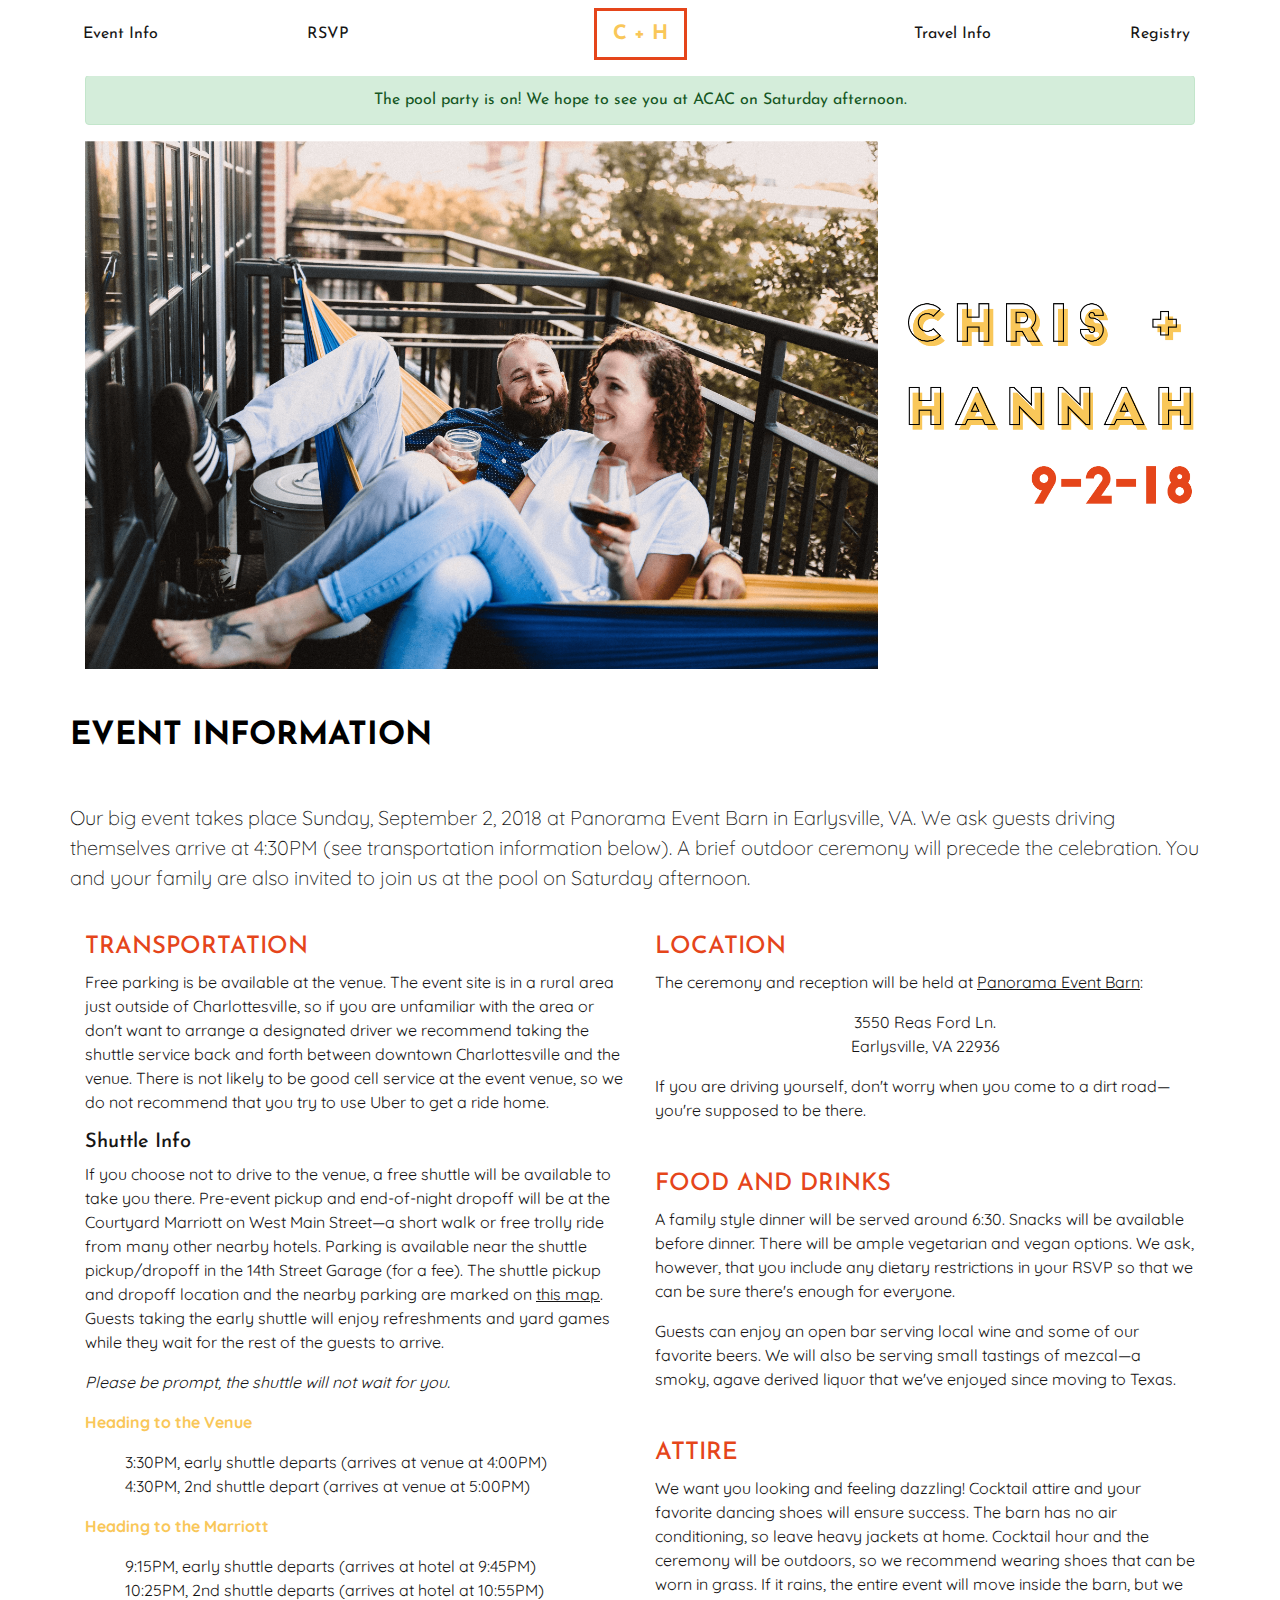
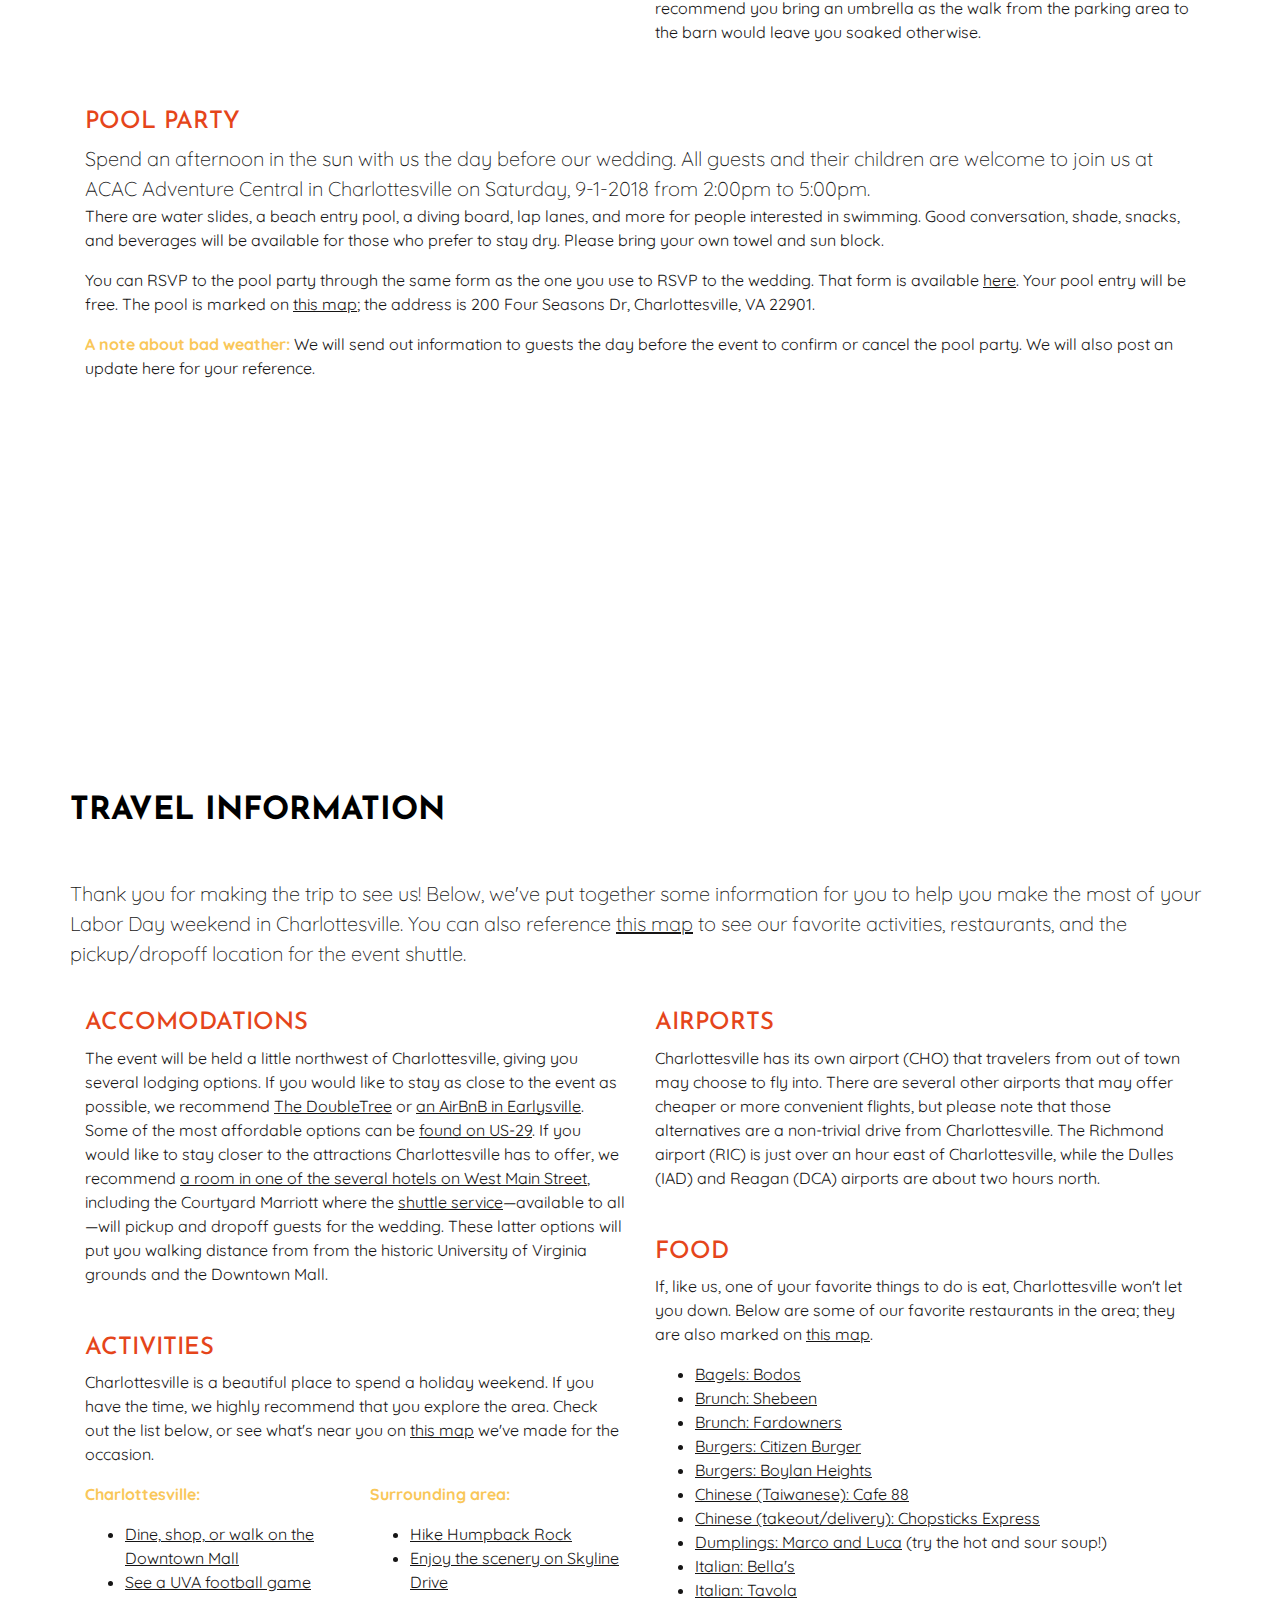
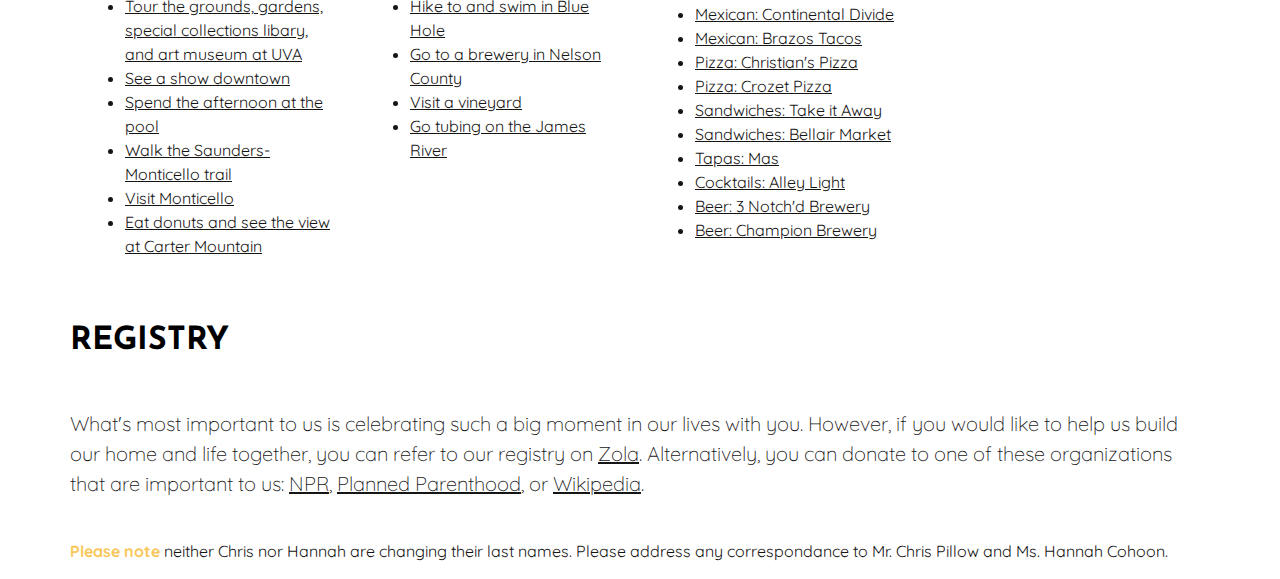
<file: index.html>
<head>
    <meta charset="utf-8">
    <meta name="viewport" content="width=device-width, initial-scale=1, shrink-to-fit=no">
    <meta name="description" content="">
    <meta name="author" content="">
    <link rel="icon" href="/favicon.ico">

    <title>Chris & Hannah: Sept 2, 2018</title>

    <!-- Bootstrap core CSS -->
    <link href="css/bootstrap.min.css" rel="stylesheet">

    <!-- Custom styles for this template -->
    <link href="css/cover.css" rel="stylesheet">


    <!-- Custom styles by Hannah -->
    <style>
      /* Media Queries */

      .altHeaderImg {
        display: none;
      }
      .littleNav {
        display: none;
      }

      @media (max-width: 768px){
        .bigNav {
          display: none;
        }
        .littleNav {
          display: inline-block;
          margin: 15px 0px;
        }
        body {
          padding-top: 0px !important;
        }
        .headerImg {
          display: none;
        }
        .altHeaderImg {
          display: inline-block;
        }
      }

      @media (max-width: 510px){
        .announcement {
          background-position-x: center;
        }
      }

      .navbar-toggler-icon {
        background-image: url('assets/menu.svg');
      }

      /* RSVP page */

      #rsvp-img {
        max-height: 400px;
        margin-top: 50px;
      }

      /* Background */

      #headerImg {
        margin: auto;
      }

      /* Containers */

      .masthead, .mastfoot, .cover-container {
        width: 100%;
      }

      .site-wrapper {
        box-shadow: none;
      }

      .site-wrapper-inner {
        /* background: #ffffff; */
      }

      .info {
        z-index: 100;
      }

      .navbar {
        background-color: white;
        text-align: center;
      }



      /* Body */
      body {
        text-shadow: none;
        color: #161515;
        font-family: 'Josefin Sans', sans-serif;
        font-weight: 400;
        text-align: left;
        padding-top: 75px;
        padding-left: 10px;
        padding-right: 10px;
      }

      .flex {
        display: flex
      }

      /* Buttons */

      .rsvp {
        margin: auto;
      }

      .btn {
        color: #f9c759;
        border: 3px solid #e5451a;
        border-radius: 0;
        background-color: #ffffff;
      }

      .btn-secondary{
        color: #f9c759;
        background-color: #ffffff;
        display: inline-block;
      }

      .btn-secondary:hover,
      .btn-secondary:focus {
        color: #F6A9C7;
        transition: color .15s ease-in-out;
        text-decoration: none;

      }
      .btn:hover,
      .btn:focus  {
        color: #F6A9C7;
        border: 3px solid #F6A9C7;
        transition: color .15s ease-in-out,
                    border-color .15s ease-in-out;
      }

      /* Font styles */

      p {
        font-family: 'Quicksand', sans-serif;
      }

      .tcenter{
        text-align: center;
      }

      h1 {
        font-weight: 700;
        opacity: 1;
        font-size: 4em;
      }

      h2 {
        font-family: 'Josefin Sans', sans-serif;
        font-weight: 700;
        margin: 1.5em 0em;
        color: black;
      }


      .accent {
        color: #f9c759;
        font-weight: 700;
      }

      .darkAccent {
        color: #3b54bb;
      }

      .bannerAccent {
        color: #3297DF;
        /* text-shadow: -1px 0 white, 0 1px white, 1px 0 white, 0 -1px white; */
      }

      .lead {
        font-family: 'Quicksand', sans-serif;
        margin-bottom: 2em;
      }

      .emphasis {
        text-transform: uppercase;
        font-size: 4em;
      }

      .italic {
        font-style: italic;
      }

      a,
      a:focus {
        color: #161515;
        transition: color .15s ease-in-out;
        text-decoration: none;

      }

      a:hover {
        color: #F6A9C7;
        text-decoration: none;
        transition: color .15s ease-in-out,
                    border-color .15s ease-in-out;
      }

      #event a,
      #registry a,
      #poolParty a,
      #travel a {
        text-decoration: underline;
      }

      .text-muted {
        color: e5451a;
      }

      .nav-item {
        font-family: 'Josefin Sans', sans-serif;
        color: black;
        text-align: left;
      }

      ul {
        font-family: 'Quicksand', sans-serif;
      }
      /* images*/

      .home-img {
        height: 300px;
        margin: auto;

      }

      .hamburger {
        height: 25px;
        color: #e5451a;
      }

      .bannerHidden {
        color: #3b54bb;
        text-align: center;
      }
      /* Visual Dividers*/

      .bottomRed {
        border-bottom: 3px solid #e5451a;
      }

      hr {
        border-width: 3px solid #e5451a;
        width: 100%;
        margin-top: 0px;
      }

    </style>
    <link href="https://fonts.googleapis.com/css?family=Josefin+Sans:700|Quicksand:700" rel="stylesheet">
    <!-- Global site tag (gtag.js) - Google Analytics -->
    <script async src="https://www.googletagmanager.com/gtag/js?id=UA-121835518-1"></script>
    <script>
      window.dataLayer = window.dataLayer || [];
      function gtag(){dataLayer.push(arguments);}
      gtag('js', new Date());

      gtag('config', 'UA-121835518-1');
    </script>


</head>
<body  id="top" cz-shortcut-listen="true">
<!-- NAV BAR -->
      <nav class="navbar navbar-expand-md fixed-top pb-3 bigNav">
        <div class="col-md-2">
          <a href="#event">Event Info</a>
        </div>
        <div class="col-md-2">
          <a href="rsvp.html">RSVP</a>
        </div>
        <div class="col-md-4 flex">
          <a href="#top" class="rsvp btn-lg btn masthead-brand accent">C + H</a>
        </div>
        <div class="col-md-2">
          <a href="#travel">Travel Info</a>
        </div>
        <div class="col-md-2">
          <a href="#registry">Registry</a>
        </div>
      </nav>

<!-- MOBILE NAV -->
      <nav class="navbar navbar-expand-lg littleNav">
        <a href="#top" class="rsvp btn-lg btn masthead-brand accent">C + H</a>
        <button class="navbar-toggler" type="button" data-toggle="collapse" data-target="#navbarToggler" aria-controls="navbarToggler" aria-expanded="false" aria-label="Toggle navigation">
          <img class="hamburger" src="assets/menu.svg" alt="menu">
        </button>
        <div class="collapse navbar-collapse" id="navbarToggler">
          <ul class="navbar-nav mr-auto mt-2 mt-lg-0">
              <li class="nav-item">
                <a class="nav-link" href="rsvp.html" >RSVP</a>
              </li>
              <li class="nav-item">
                <a class="nav-link" href="#event">Event Info</a>
              </li>
              <li class="nav-item">
                <a class="nav-link" href="#travel">Travel Info</a>
              </li>
              <li class="nav-item">
                <a class="nav-link" href="#registry">Registry</a>
              </li>
          </ul>
        </div>
      </nav>

      <main role="main" class="container">

<!-- TOP BANNER -->
<div class="alert alert-success" role="alert" style="text-align: center">
  The pool party is on! We hope to see you at ACAC on Saturday afternoon.
</div>
          <img src="assets/hammockText.png" class="headerImg" style="width:100%">
          <img src="assets/announcement.png" class="altHeaderImg" style="width:100%">
<!-- EVENT INFO -->
          <div id="event" class="row pt-5">
            <h2>Event Information</h2>
            <p class="lead">Our big event takes place Sunday, September 2, 2018 at Panorama Event Barn in Earlysville, VA. We ask guests driving themselves arrive at 4:30PM (see transportation information below). A brief outdoor ceremony will precede the celebration. You and your family are also invited to join us at the pool on Saturday afternoon.</p>
            <div class="col-md-6 col-sm-12">
              <h3 class="text-muted">Transportation</h3>
                <p>Free parking is be available at the venue. The event site is in a rural area just outside of Charlottesville, so if you are unfamiliar with the area or don't want to arrange a designated driver we recommend taking the shuttle service back and forth between downtown Charlottesville and the venue. There is not likely to be good cell service at the event venue, so we do not recommend that you try to use Uber to get a ride home.</p>
                <h5 id="shuttle">Shuttle Info</h5>
                <p>If you choose not to drive to the venue, a free shuttle will be available to take you there. Pre-event pickup and end-of-night dropoff will be at the Courtyard Marriott on West Main Street—a short walk or free trolly ride from many other nearby hotels. Parking is available near the shuttle pickup/dropoff in the 14th Street Garage (for a fee). The shuttle pickup and dropoff location and the nearby parking are marked on <a href="https://www.google.com/maps/d/viewer?mid=1sU65MjnzvF4b0FoWtZjdOGVGzZ75eoou&usp=sharing" target="_blank">this map</a>. Guests taking the early shuttle will enjoy refreshments and yard games while they wait for the rest of the guests to arrive.</p>
                <p class="italic">Please be prompt, the shuttle will not wait for you.</p>
                <p class="accent">Heading to the Venue</p>
                <ul style="list-style-type:none">
                  <li>3:30PM, early shuttle departs (arrives at venue at 4:00PM)</li>
                  <li>4:30PM, 2nd shuttle depart (arrives at venue at 5:00PM)</li>
                </ul>
                <p class="accent">Heading to the Marriott</p>
                <ul style="list-style-type:none">
                  <li>9:15PM, early shuttle departs (arrives at hotel at 9:45PM)</li>
                  <li>10:25PM, 2nd shuttle departs (arrives at hotel at 10:55PM)</li>
                </ul>
            </div>
            <div class="col-md-6 col-sm-12">
              <h3 class="text-muted">Location</h3>
                <p>The ceremony and reception will be held at <a href="https://www.google.com/maps/place/Panorama+Event+Barn/@38.131334,-78.50032,1276m/data=!3m1!1e3!4m5!3m4!1s0x0:0x49bd24e7b2b64a63!8m2!3d38.1313335!4d-78.5003196?hl=en-US" target="_blank">Panorama Event Barn</a>:</p>
                <p class="tcenter">3550 Reas Ford Ln.<br>Earlysville, VA 22936</p>
                <p>If you are driving yourself, don't worry when you come to a dirt road—you're supposed to be there.</p>
              <h3 class="text-muted mt-5">Food and Drinks</h3>
                <p>A family style dinner will be served around 6:30. Snacks will be available before dinner. There will be ample vegetarian and vegan options. We ask, however, that you include any dietary restrictions in your RSVP so that we can be sure there's enough for everyone.</p>
                <p>Guests can enjoy an open bar serving local wine and some of our favorite beers. We will also be serving small tastings of mezcal—a smoky, agave derived liquor that we've enjoyed since moving to Texas.</p>
              <h3 class="text-muted mt-5">Attire</h3>
                <p>We want you looking and feeling dazzling! Cocktail attire and your favorite dancing shoes will ensure success. The barn has no air conditioning, so leave heavy jackets at home. Cocktail hour and the ceremony will be outdoors, so we recommend wearing shoes that can be worn in grass. If it rains, the entire event will move inside the barn, but we recommend you bring an umbrella as the walk from the parking area to the barn would leave you soaked otherwise.</p>
            </div>
            <!-- POOL PARTY -->
            <div id="poolParty" class="col-md-12">
              <h3 class="text-muted mt-5">Pool Party</h3>
              <p class="lead" style="margin-bottom:0">Spend an afternoon in the sun with us the day before our wedding. All guests and their children are welcome to join us at ACAC Adventure Central in Charlottesville on Saturday, 9-1-2018 from 2:00pm to 5:00pm.</p>
              <p>There are water slides, a beach entry pool, a diving board, lap lanes, and more for people interested in swimming. Good conversation, shade, snacks, and beverages will be available for those who prefer to stay dry. Please bring your own towel and sun block.</p>
              <p>You can RSVP to the pool party through the same form as the one you use to RSVP to the wedding. That form is available <a href="rsvp.html" target="_blank">here</a>. Your pool entry will be free. The pool is marked on <a href="https://drive.google.com/open?id=1sU65MjnzvF4b0FoWtZjdOGVGzZ75eoou&usp=sharing" target="_blank">this map</a>; the address is 200 Four Seasons Dr, Charlottesville, VA 22901.</p>
              <p><span class="accent">A note about bad weather:</span> We will send out information to guests the day before the event to confirm or cancel the pool party. We will also post an update here for your reference.</p>
            </div>
            <iframe src="https://www.google.com/maps/d/embed?mid=1sU65MjnzvF4b0FoWtZjdOGVGzZ75eoou" width="100%" height="300" frameborder="0" style="border:0" allowfullscreen class="mt-5"></iframe>
          </div>

<!-- TRAVEL INFO -->
          <div id="travel" class="row pt-5">
            <h2>Travel Information</h2>
            <p class="lead">Thank you for making the trip to see us! Below, we've put together some information for you to help you make the most of your Labor Day weekend in Charlottesville. You can also reference <a href="https://drive.google.com/open?id=1sU65MjnzvF4b0FoWtZjdOGVGzZ75eoou&usp=sharing" target="_blank">this map</a> to see our favorite activities, restaurants, and the pickup/dropoff location for the event shuttle.</p>
            <div class="col-md-6 col-sm-12">
              <h3 class="text-muted">Accomodations</h3>
                <p>The event will be held a little northwest of Charlottesville, giving you several lodging options. If you would like to stay as close to the event as possible, we recommend <a href="http://doubletree3.hilton.com/en/hotels/virginia/doubletree-by-hilton-hotel-charlottesville-CHOSHDT/index.html">The DoubleTree</a> or <a href="https://www.airbnb.com/s/earlysville--va/homes?allow_override%5B%5D=&checkin=2018-09-01&checkout=2018-09-03&ne_lat=38.17662425904024&ne_lng=-78.4427253261149&sw_lat=38.11628118754308&sw_lng=-78.51035990863443&zoom=13&search_by_map=true&s_tag=822Sg748">an AirBnB in Earlysville</a>. Some of the most affordable options can be <a href="https://www.google.com/maps/search/hotels+/@38.0729589,-78.4910623,14z/data=!3m1!4b1">found on US-29</a>. If you would like to stay closer to the attractions Charlottesville has to offer, we recommend <a href="https://www.google.com/search?rlz=1C5CHFA_enUS715US716&q=hotels+charlottesville+va&npsic=0&rflfq=1&rlha=1&rlla=0&rlhsc=Ch8I2bj90IGNu8EPCPiLl_6oyOH8mAEIvvONq4fn79M_&rllag=38046480,-78489216,1745&tbm=lcl&ved=0ahUKEwis58LhnNjYAhWM3YMKHYijDjIQtgMISA&hotel_dates=2018-01-21,2018-01-22&tbs=lf_hd:-1,lf_ho:2,lrf:!1m4!1u13!2m2!13m1!1b1!1m4!1u10!2m2!11m1!1e4!1m4!1u10!2m2!11m1!1e5!1m4!1u10!2m2!11m1!1e8!1m4!1u10!2m2!11m1!1e10!1m4!1u10!2m2!11m1!1e2!1m4!1u10!2m2!11m1!1e3!2m1!1e13!2m7!1e17!4m2!17m1!1e3!4m2!17m1!1e8!2m1!1e2!2m1!1e4!2m19!1e10!4m2!11m1!1e4!4m2!11m1!1e5!4m2!11m1!1e8!4m2!11m1!1e10!4m2!11m1!1e2!4m2!11m1!1e3!2m21!1e7!4m4!7m3!1m1!1u100!3sUSD!4m4!7m3!1m1!1u150!3sUSD!4m4!7m3!1m1!1u175!3sUSD!4m4!7m3!1m1!1u250!3sUSD!3sIAE,lf:1,lf_ui:6&rldoc=1#rldoc=1&rlfi=hd:2018-09-01,2018-09-03;si:,38.03212016123607,-78.48895218640666;mv:!1m3!1d4157.454697588225!2d-78.4906688001762!3d38.03210325976633!3m2!1i856!2i508!4f13.1">a room in one of the several hotels on West Main Street</a>, including the Courtyard Marriott where the <a href="#shuttle">shuttle service</a>—available to all—will pickup and dropoff guests for the wedding. These latter options will put you walking distance from from the historic University of Virginia grounds and the Downtown Mall.</p>
              <h3 class="text-muted mt-5">Activities</h3>
                <p>Charlottesville is a beautiful place to spend a holiday weekend. If you have the time, we highly recommend that you explore the area. Check out the list below, or see what's near you on <a href="https://drive.google.com/open?id=1sU65MjnzvF4b0FoWtZjdOGVGzZ75eoou&usp=sharing" target="_blank">this map</a> we've made for the occasion.</p>
                <div class="row">
                  <div class="col-md-6 col-sm-12">
                    <p class="accent">Charlottesville:</p>
                    <ul>
                      <li><a href="http://www.downtowncharlottesville.net/" target="_blank">Dine, shop, or walk on the Downtown Mall</a></li>
                      <li><a href="https://ev12.evenue.net/cgi-bin/ncommerce3/SEGetEventInfo?ticketCode=GS%3AVIRGINIA%3AF18%3AF01%3A&linkID=virginia&shopperContext=&pc=&caller=&appCode=&groupCode=&cgc=" target="_blank">See a UVA football game</a></li>
                      <li><a href="http://www.virginia.edu/visit" target="_blank">Tour the grounds, gardens, special collections libary, and art museum at UVA</a></li>
                      <li><a href="http://events.c-ville.com/" target="_blank">See a show downtown</a></li>
                      <li><a href="https://acac.com/charlottesville/aquatics/waterpark/" target="_blank">Spend the afternoon at the pool</a></li>
                      <li><a href="https://www.monticello.org/site/visit/overview-saunders-monticello-trail" target="_blank">Walk the Saunders-Monticello trail</a></li>
                      <li><a href="https://home.monticello.org/" target="_blank">Visit Monticello</a></li>
                      <li><a href="http://chilesfamilyorchards.com/orchards/carter-mountain-orchard/" target="_blank">Eat donuts and see the view at Carter Mountain</a></li>
                    </ul>
                  </div>
                  <div class="col-md-6 col-sm-12">
                    <p class="accent">Surrounding area:</p>
                    <ul>
                      <li><a href="https://www.theoutbound.com/virginia/hiking/hike-humpback-rocks" target="_blank">Hike Humpback Rock</a></li>
                      <li><a href="https://www.nps.gov/shen/planyourvisit/driving-skyline-drive.htm" target="_blank">Enjoy the scenery on Skyline Drive</a></li>
                      <li><a href="https://healthyincville.wordpress.com/2011/09/02/hike-to-blue-hole/" target="_blank">Hike to and swim in Blue Hole </a></li>
                      <li><a href="http://nelson151.com/breweries/" target="_blank">Go to a brewery in Nelson County</a></li>
                      <li><a href="https://www.google.com/search?rlz=1C5CHFA_enUS715US716&q=vineyards+charlottesville&npsic=0&rflfq=1&rlha=0&rllag=38010366,-78467784,2919&tbm=lcl&ved=0ahUKEwi0i7njptjYAhUI34MKHY4qCv0QtgMIKw&tbs=lrf:!2m1!1e2!2m1!1e3!3sIAE,lf:1,lf_ui:9&rldoc=1#rlfi=hd:;si:;mv:!1m3!1d166528.41751850714!2d-78.56965319999999!3d38.04602135!2m3!1f0!2f0!3f0!3m2!1i460!2i318!4f13.1;tbs:lrf:!2m1!1e2!2m1!1e3!3sIAE,lf:1,lf_ui:9" target="_blank">Visit a vineyard</a></li>
                      <li><a href="http://jamesriver.com/tubing/" target="_blank">Go tubing on the James River</a></li>
                    </ul>
                  </div>
                </div>
            </div>

            <div class="col-md-6 col-sm-12">
              <h3 class="text-muted">Airports</h3>
                <p>Charlottesville has its own airport (CHO) that travelers from out of town may choose to fly into. There are several other airports that may offer cheaper or more convenient flights, but please note that those alternatives are a non-trivial drive from Charlottesville. The Richmond airport (RIC) is just over an hour east of Charlottesville, while the Dulles (IAD) and Reagan (DCA) airports are about two hours north.</p>
              <h3 class="text-muted mt-5">Food</h3>
                <p>If, like us, one of your favorite things to do is eat, Charlottesville won't let you down. Below are some of our favorite restaurants in the area; they are also marked on <a href="https://drive.google.com/open?id=1sU65MjnzvF4b0FoWtZjdOGVGzZ75eoou&usp=sharing" target="_blank">this map</a>. </p>
                <ul>
                  <li><a href="http://www.bodosbagels.com/" target="_blank">Bagels: Bodos</a></li>
                  <li><a href="http://www.shebeen.com/" target="_blank">Brunch: Shebeen</a></li>
                  <li><a href="http://www.fardowners.com/" target="_blank">Brunch: Fardowners</a></li>
                  <li><a href="http://citizenburgerbar.com/" target="_blank">Burgers: Citizen Burger</a></li>
                  <li><a href="http://www.boylan-heights.com/" target="_blank">Burgers: Boylan Heights</a></li>
                  <li><a href="http://places.singleplatform.com/cafe-88-chinese-restaurant/menu?ref=google" target="_blank">Chinese (Taiwanese): Cafe 88</a></li>
                  <li><a href="http://www.chopsticksexpress29.com/" target="_blank">Chinese (takeout/delivery): Chopsticks Express</a></li>
                  <li><a href="https://www.facebook.com/Marco-Luca-Dumpling-Store-167230659965661/" target="_blank">Dumplings: Marco and Luca</a> (try the hot and sour soup!)</li>
                  <li><a href="https://www.bellas-restaurant.com/" target="_blank">Italian: Bella's</a></li>
                  <li><a href="https://tavolavino.com/" target="_blank">Italian: Tavola</a></li>
                  <li><a href="http://www.continentaldivide.website/" target="_blank">Mexican: Continental Divide</a></li>
                  <li><a href="http://brazostacos.com/wp/" target="_blank">Mexican: Brazos Tacos</a></li>
                  <li><a href="http://christians.pizza/" target="_blank">Pizza: Christian's Pizza</a></li>
                  <li><a href="https://www.crozetpizza.com/" target="_blank">Pizza: Crozet Pizza</a></li>
                  <li><a href="https://www.takeitawaysandwichshop.com/" target="_blank">Sandwiches: Take it Away</a></li>
                  <li><a href="http://tigerfuelmarkets.com/menu" target="_blank">Sandwiches: Bellair Market</a></li>
                  <li><a href="http://www.mastapas.com/" target="_blank">Tapas: Mas</a></li>
                  <li><a href="https://alleylight.com/" target="_blank">Cocktails: Alley Light</a></li>
                  <li><a href="https://threenotchdbrewing.com/charlottesville-craft-kitchen-brewery/" target="_blank">Beer: 3 Notch'd Brewery</a></li>
                  <li><a href="http://championbrewingcompany.com/" target="_blank">Beer: Champion Brewery</a></li>
                </ul>
            </div>
          </div>
<!-- REGISTRY -->
          <div id="registry" class="row pt-5">
            <h2>Registry</h2>
            <p class="lead">What's most important to us is celebrating such a big moment in our lives with you. However, if you would like to help us build our home and life together, you can refer to our registry on <a href="https://www.zola.com/registry/hannahandchrisgetmarried" target="_blank">Zola</a>. Alternatively, you can donate to one of these organizations that are important to us: <a href="https://kut.secureallegiance.com/kut/WebModule/Donate.aspx?P=KUTOA&PAGETYPE=PLG&CHECK=aI6A0UTYM%2bPiQl%2byqVkEd4HJipnY8PNT" target="_blank">NPR</a>, <a href="https://www.plannedparenthood.org/get-involved/other-ways-give" target="_blank">Planned Parenthood</a>, or <a href="https://wikimediafoundation.org/wiki/Ways_to_Give" target="_blank">Wikipedia</a>.</p>
            <p><span class="accent">Please note</span> neither Chris nor Hannah are changing their last names. Please address any correspondance to Mr. Chris Pillow and Ms. Hannah Cohoon.</p>
          </div>

            </div>
          </div>

      </main>

<!-- First include jquery js -->

      <script src="https://code.jquery.com/jquery-3.2.1.slim.min.js"></script>
<!-- Then js -->
<script src="js/bootstrap.min.js"></script>

</body>
</file>
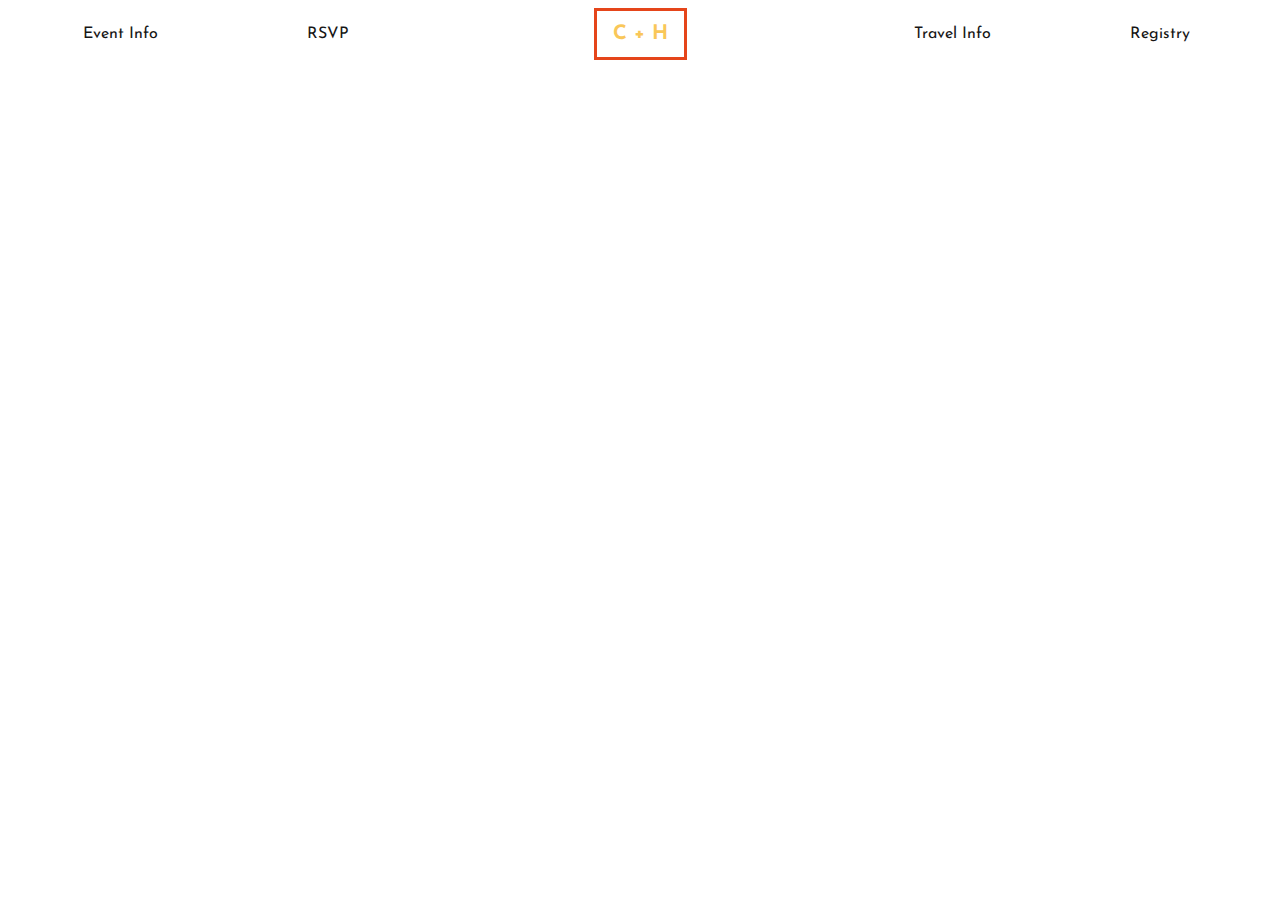
<file: rsvp.html>
<head>
    <meta charset="utf-8">
    <meta name="viewport" content="width=device-width, initial-scale=1, shrink-to-fit=no">
    <meta name="description" content="">
    <meta name="author" content="">
    <link rel="icon" href="/favicon.ico">

    <title>Chris & Hannah: Sept 2, 2018</title>

    <!-- Bootstrap core CSS -->
    <link href="css/bootstrap.min.css" rel="stylesheet">

    <!-- Custom styles for this template -->
    <link href="css/cover.css" rel="stylesheet">


    <!-- Custom styles by Hannah -->
    <style>
      /* Media Queries */

      .altHeaderImg {
        display: none;
      }
      .littleNav {
        display: none;
      }

      @media (max-width: 768px){
        .bigNav {
          display: none;
        }
        .littleNav {
          display: inline-block;
          margin: 15px 0px;
        }
        body {
          padding-top: 0px !important;
        }
        .headerImg {
          display: none;
        }
        .altHeaderImg {
          display: inline-block;
        }
      }

      @media (max-width: 510px){
        .announcement {
          background-position-x: center;
        }
      }

      .navbar-toggler-icon {
        background-image: url('assets/menu.svg');
      }

      /* RSVP page */

      #rsvp-img {
        max-height: 400px;
        margin-top: 50px;
      }

      /* Background */

      #headerImg {
        margin: auto;
      }

      /* Containers */

      .masthead, .mastfoot, .cover-container {
        width: 100%;
      }

      .site-wrapper {
        box-shadow: none;
      }

      .site-wrapper-inner {
        /* background: #ffffff; */
      }

      .info {
        z-index: 100;
      }

      .navbar {
        background-color: white;
        text-align: center;
      }



      /* Body */
      body {
        text-shadow: none;
        color: #161515;
        font-family: 'Josefin Sans', sans-serif;
        font-weight: 400;
        text-align: left;
        padding-top: 75px;
        padding-left: 10px;
        padding-right: 10px;
      }

      .flex {
        display: flex
      }

      /* Buttons */

      .rsvp {
        margin: auto;
      }

      .btn {
        color: #f9c759;
        border: 3px solid #e5451a;
        border-radius: 0;
        background-color: #ffffff;
      }

      .btn-secondary{
        color: #f9c759;
        background-color: #ffffff;
        display: inline-block;
      }

      .btn-secondary:hover,
      .btn-secondary:focus {
        color: #F6A9C7;
        transition: color .15s ease-in-out;
        text-decoration: none;

      }
      .btn:hover,
      .btn:focus  {
        color: #F6A9C7;
        border: 3px solid #F6A9C7;
        transition: color .15s ease-in-out,
                    border-color .15s ease-in-out;
      }

      /* Font styles */

      p {
        font-family: 'Quicksand', sans-serif;
      }

      .tcenter{
        text-align: center;
      }

      h1 {
        font-weight: 700;
        opacity: 1;
        font-size: 4em;
      }

      h2 {
        font-family: 'Josefin Sans', sans-serif;
        font-weight: 700;
        margin: 1.5em 0em;
        color: black;
      }


      .accent {
        color: #f9c759;
        font-weight: 700;
      }

      .darkAccent {
        color: #3b54bb;
      }

      .bannerAccent {
        color: #3297DF;
        /* text-shadow: -1px 0 white, 0 1px white, 1px 0 white, 0 -1px white; */
      }

      .lead {
        font-family: 'Quicksand', sans-serif;
        margin-bottom: 2em;
      }

      .emphasis {
        text-transform: uppercase;
        font-size: 4em;
      }

      .italic {
        font-style: italic;
      }

      a,
      a:focus {
        color: #161515;
        transition: color .15s ease-in-out;
        text-decoration: none;

      }

      a:hover {
        color: #F6A9C7;
        text-decoration: none;
        transition: color .15s ease-in-out,
                    border-color .15s ease-in-out;
      }

      #event a,
      #registry a,
      #travel a {
        text-decoration: underline;
      }

      .text-muted {
        color: e5451a;
      }

      .nav-item {
        font-family: 'Josefin Sans', sans-serif;
        color: black;
        text-align: left;
      }

      ul {
        font-family: 'Quicksand', sans-serif;
      }
      /* images*/

      .home-img {
        height: 300px;
        margin: auto;

      }

      .hamburger {
        height: 25px;
        color: #e5451a;
      }

      .bannerHidden {
        color: #3b54bb;
        text-align: center;
      }
      /* Visual Dividers*/

      .bottomRed {
        border-bottom: 3px solid #e5451a;
      }

      hr {
        border-width: 3px solid #e5451a;
        width: 100%;
        margin-top: 0px;
      }

    </style>
    <link href="https://fonts.googleapis.com/css?family=Josefin+Sans:700|Quicksand:700" rel="stylesheet">

    <!-- Global site tag (gtag.js) - Google Analytics -->
    <script async src="https://www.googletagmanager.com/gtag/js?id=UA-121835518-1"></script>
    <script>
      window.dataLayer = window.dataLayer || [];
      function gtag(){dataLayer.push(arguments);}
      gtag('js', new Date());

      gtag('config', 'UA-121835518-1');
    </script>

</head>
<body  id="top" cz-shortcut-listen="true">
<!-- NAV BAR -->
      <nav class="navbar navbar-expand-md fixed-top pb-3 bigNav">
        <div class="col-md-2">
          <a href="index.html#event">Event Info</a>
        </div>
        <div class="col-md-2">
          <a href="#">RSVP</a>
        </div>
        <div class="col-md-4 flex">
          <a href="index.html" class="rsvp btn-lg btn masthead-brand accent">C + H</a>
        </div>
        <div class="col-md-2">
          <a href="index.html#travel">Travel Info</a>
        </div>
        <div class="col-md-2">
          <a href="index.html#registry">Registry</a>
        </div>
      </nav>

<!-- MOBILE NAV -->
      <nav class="navbar navbar-expand-lg littleNav">
        <a href="index.html" class="rsvp btn-lg btn masthead-brand accent">C + H</a>
        <button class="navbar-toggler" type="button" data-toggle="collapse" data-target="#navbarToggler" aria-controls="navbarToggler" aria-expanded="false" aria-label="Toggle navigation">
          <img class="hamburger" src="assets/menu.svg" alt="menu">
        </button>
        <div class="collapse navbar-collapse" id="navbarToggler">
          <ul class="navbar-nav mr-auto mt-2 mt-lg-0">
              <li class="nav-item">
                <a class="nav-link" href="#">RSVP</a>
              </li>
              <li class="nav-item">
                <a class="nav-link" href="index.html#event">Event Info</a>
              </li>
              <li class="nav-item">
                <a class="nav-link" href="index.html#travel">Travel Info</a>
              </li>
              <li class="nav-item">
                <a class="nav-link" href="index.html#registry">Registry</a>
              </li>
          </ul>
        </div>
      </nav>

      <main role="main" class="container">

        <div class="tcenter row">

                <iframe src="https://docs.google.com/forms/d/e/1FAIpQLSfs3W9uB7UPsMjbqy5Uxr_wff8ZMhr2xRs7gOCoD1avlCtjFQ/viewform?embedded=true" width="100%" height="100%" frameborder="0" marginheight="0" marginwidth="0">Loading...</iframe>

        </div>

      </main>
<!-- First include jquery js -->

      <script src="https://code.jquery.com/jquery-3.2.1.slim.min.js"></script>
<!-- Then js -->
<script src="js/bootstrap.min.js"></script>

</body>
</file>
<file: css/cover.css>
/*
 * Globals
 */

/* Links */
a,
a:focus,
a:hover {
  color: #fff;
}

/* Custom default button */
.btn-secondary,
.btn-secondary:hover,
.btn-secondary:focus {
  color: #333;
  text-shadow: none; /* Prevent inheritance from `body` */
  background-color: #fff;
  border: .05rem solid #fff;
}


/*
 * Base structure
 */
html,
body {
  height: 100%;
}
body {
  color: #fff;
  /* text-align: center; */
  text-shadow: 0 .05rem .1rem rgba(0, 0, 0, .5);
}

/* Extra markup and styles for table-esque vertical and horizontal centering */
.site-wrapper {
  display: table;
  width: 100%;
  height: 100%; /* For at least Firefox */
  min-height: 100%;
  box-shadow: inset 0 0 5rem rgba(0, 0, 0, .5);
}
.site-wrapper-inner {
  display: table-cell;
  /* vertical-align: top; */
}
.cover-container {
  margin-right: auto;
  margin-left: auto;
}

/* Padding for spacing */
.inner {
  padding: 2rem;
}


/*
 * Header
 */
.masthead {
  margin-bottom: 2rem;
}

.masthead-brand {
  margin-bottom: 0;
}

.nav-masthead .nav-link {
  padding: .25rem 0;
  font-weight: 700;
  color: rgba(255, 255, 255, .5);
  background-color: transparent;
  border-bottom: .25rem solid transparent;
}

.nav-masthead .nav-link:hover,
.nav-masthead .nav-link:focus {
  border-bottom-color: rgba(255, 255, 255, .25);
}

.nav-masthead .nav-link + .nav-link {
  margin-left: 1rem;
}

.nav-masthead .active {
  color: #fff;
  border-bottom-color: #fff;
}

@media (min-width: 48em) {
  .masthead-brand {
    float: left;
  }
  .nav-masthead {
    float: right;
  }
}


/*
 * Cover
 */
.cover {
  padding: 0 1.5rem;
  z-index: 100;
  width: 100%;
  top: 600px;
  background-color: white;
  position: relative;
}
.cover .btn-lg {
  padding: .75rem 1.25rem;
  font-weight: 700;
}


/*
 * Footer
 */
.mastfoot {
  color: rgba(255, 255, 255, .5);
}


/*
 * Affix and center
 */
@media (min-width: 40em) {
  /* Pull out the header and footer */
  .masthead {
    position: fixed;
    top: 0;
    max-height:  200px;
  }
  .mastfoot {
    position: fixed;
    bottom: 0;
  }

  /* Start the vertical centering */
  .site-wrapper-inner {
    /* vertical-align: middle; */
  }

  /* Handle the widths */
  .masthead,
  .mastfoot,
  .cover-container {
    width: 100%; /* Must be percentage or pixels for horizontal alignment */
  }
}

@media (min-width: 62em) {
  .masthead,
  .mastfoot,
  .cover-container {
    width: 42rem;
  }
}
</file>
